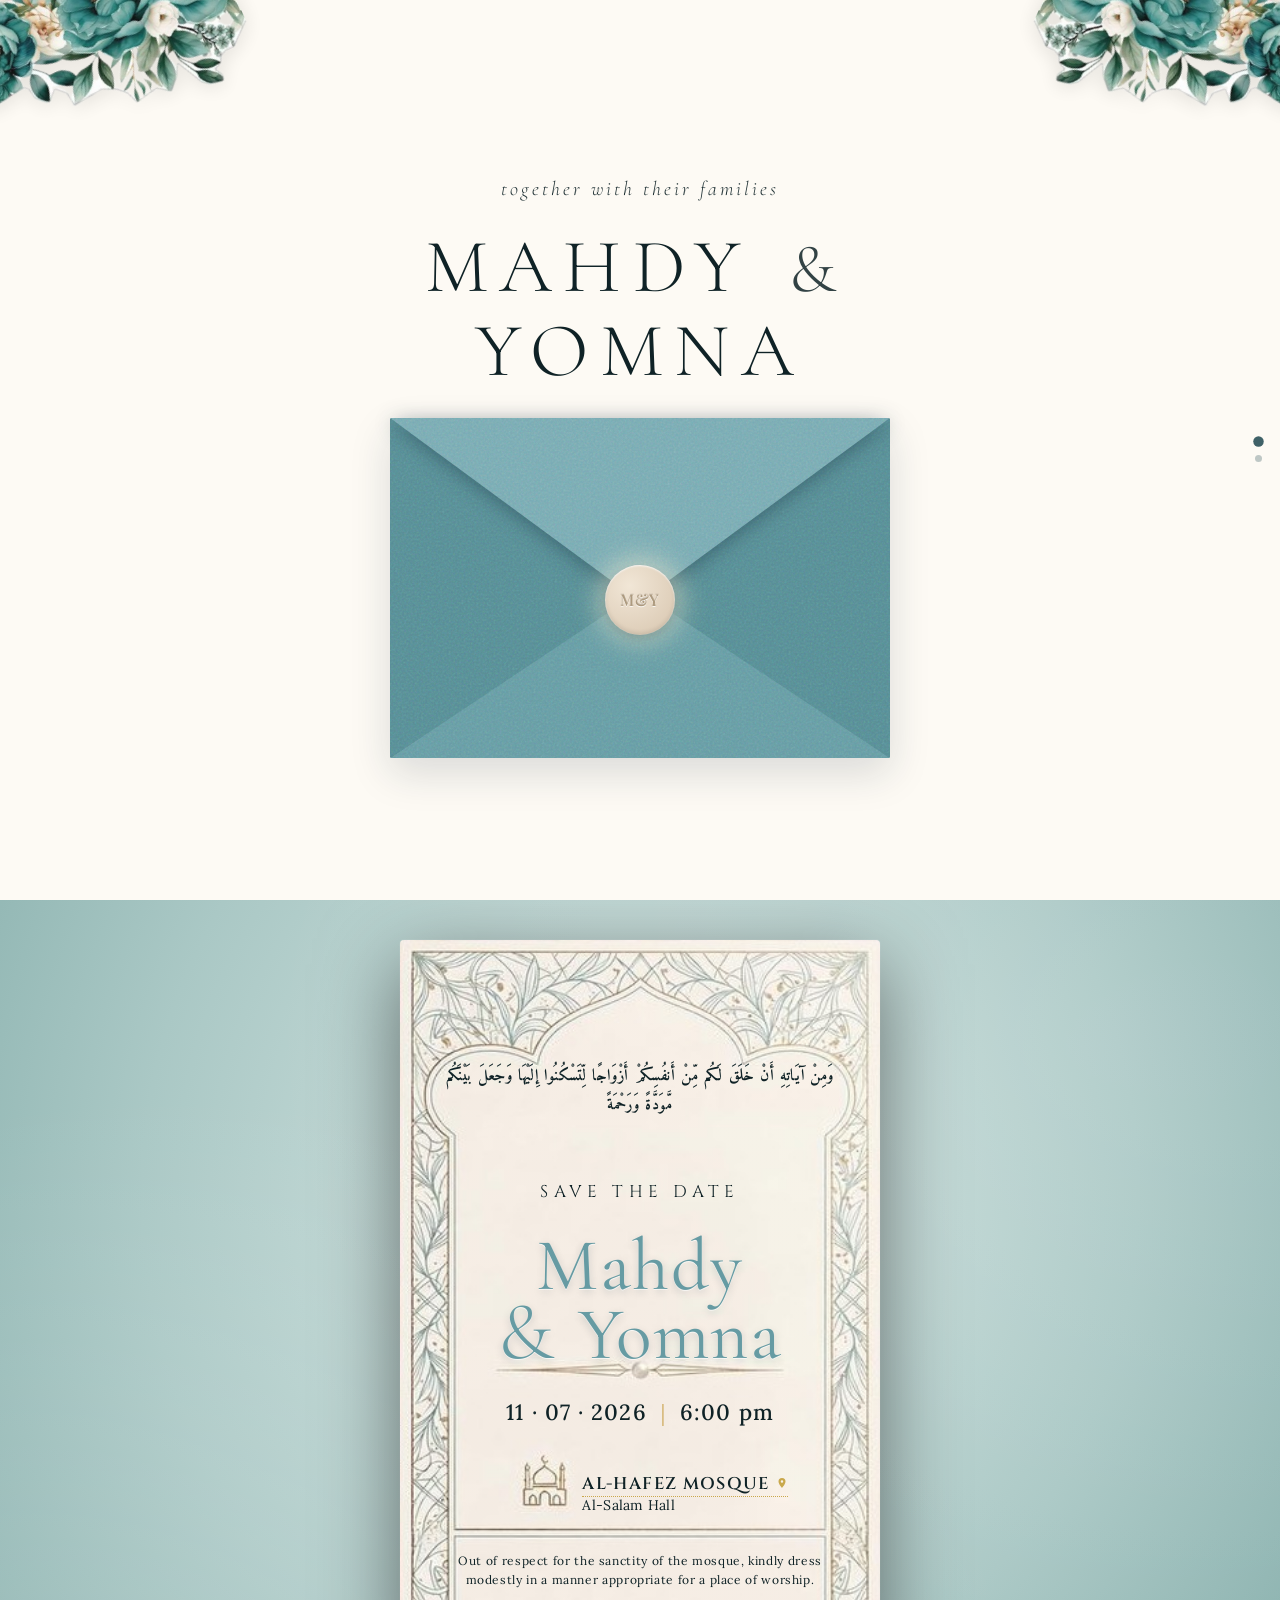
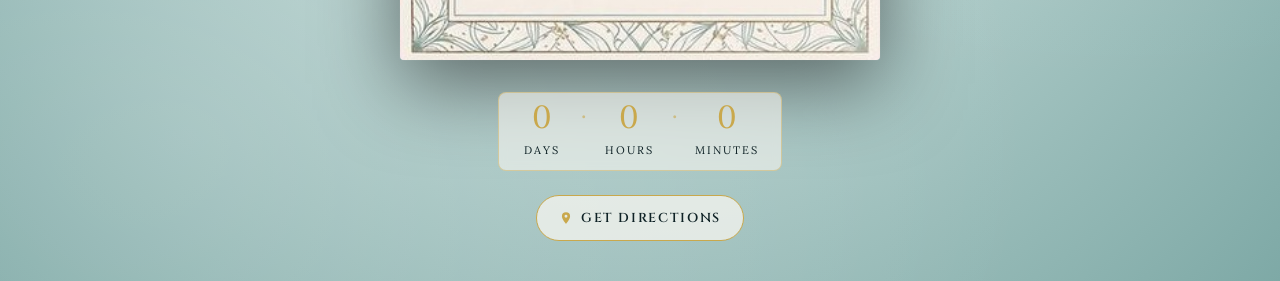
<file: index.html>
<!DOCTYPE html>
<html lang="en">
<head>
  <meta charset="UTF-8">
  <meta name="viewport" content="width=device-width, initial-scale=1.0">
  <title>Wedding Invitation</title>
</head>

<body>
  <script>
    window.location.href = "./en/index.html";
  </script>
</body>
</html>
</file>
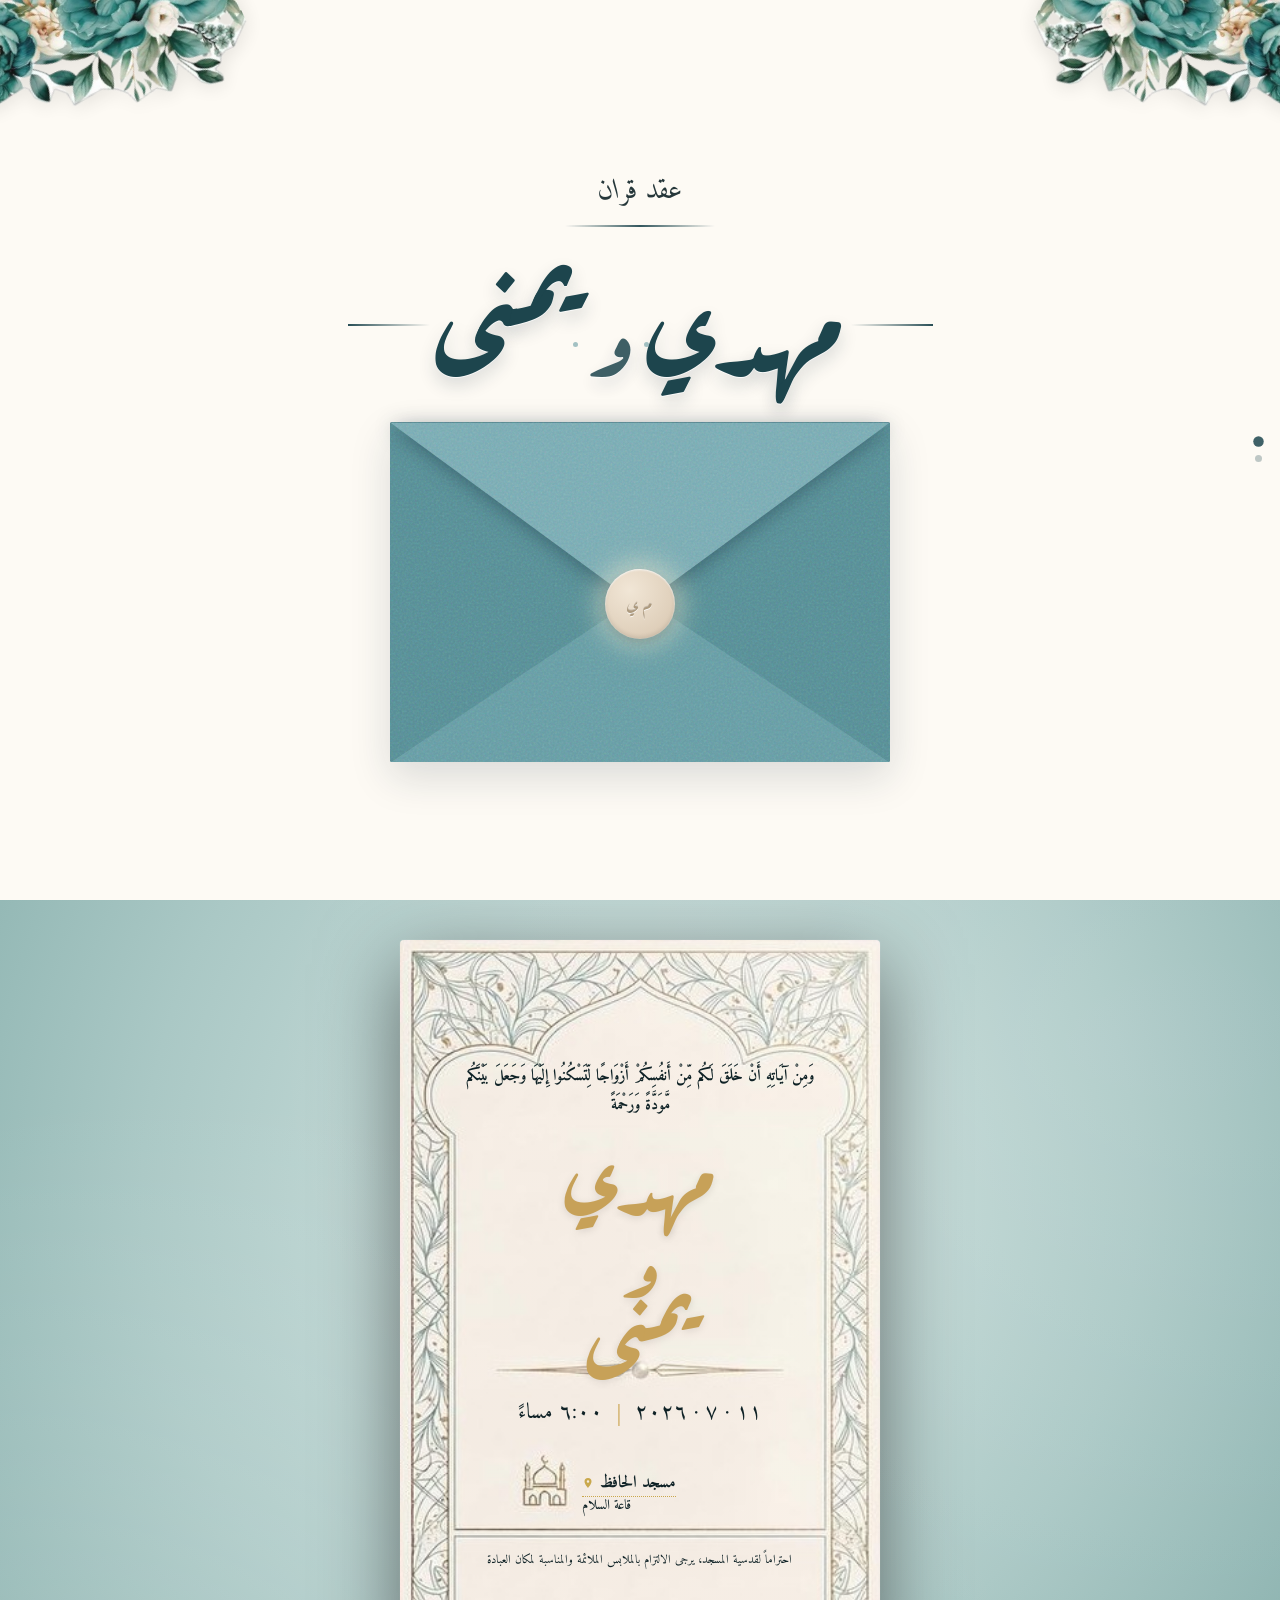
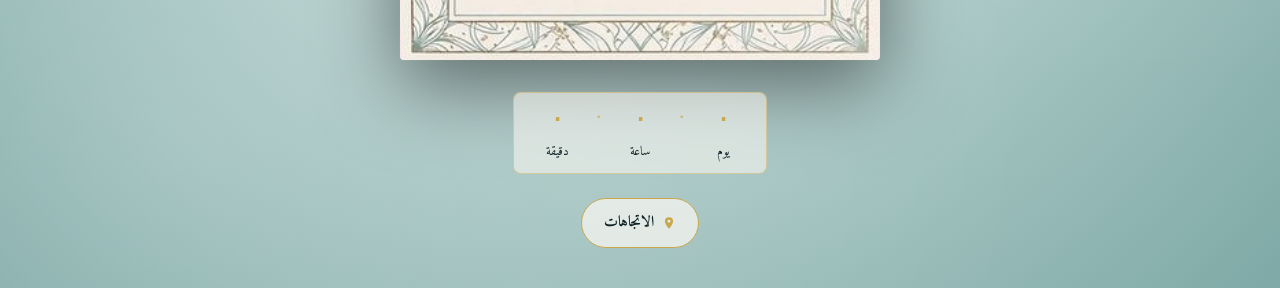
<file: ar/index.html>
<!DOCTYPE html>

<html lang="ar" dir="rtl">

<head>
  <meta charset="UTF-8">
  <meta name="viewport" content="width=device-width, initial-scale=1.0">
  <title>مهدي ويمنى -  </title>

  <!-- Updated fonts (minimal luxury + Arabic) -->

  <link
    href="https://fonts.googleapis.com/css2?family=Playfair+Display:ital,wght@0,400;0,500;1,400&family=Great+Vibes&family=Lora:ital,wght@0,400;1,400&family=Cinzel:wght@400;500&family=Amiri:wght@400;700&family=Aref+Ruqaa:wght@400;700&display=swap"
    rel="stylesheet">

  <link rel="stylesheet" href="../style.css">
</head>

<body>

  <!-- Nav dots -->

  <nav class="nav-dots" aria-label="التنقل بين الصفحات">
    <button class="nav-dot active" onclick="scrollToPage(0)" aria-label="الافتتاح"></button>
    <button class="nav-dot" onclick="scrollToPage(1)" aria-label="احفظوا التاريخ"></button>
  </nav>

  <!-- ============================================================
       PAGE 1 — ENTRANCE (envelope)
  ============================================================ -->

  <section class="page" id="page-entrance" onclick="toggleEnvelope()" aria-label="اضغط لفتح الدعوة">

    <!-- Floral Decor -->
    <img src="../assets/teal-flower-curtain.png" alt="زهور أعلى اليسار" class="floral-tl">
    <img src="../assets/teal-flower-curtain.png" alt="زهور أعلى اليمين" class="floral-tr">

    <!-- Header -->
    <div class="entrance-header">
      <p class="tagline">عقد قران</p>
     <h1>
  <span class="name-line">مهدي</span>
  <span class="name-line amp-serif">و</span>
  <span class="name-line">يمنى</span>
   </h1>
    </div>

    <!-- Envelope scene -->
    <div class="envelope-scene" id="envelopeScene">

      <div class="envelope-contents">

        <!-- POLAROID 1 -->
        <div class="photo photo-1">
          <div class="photo-inner">
            <!-- REPLACE "placeholder-1.jpg" WITH YOUR IMAGE FILENAME -->
            <img src="../assets/Children_kayoot.png?q=80&w=400&h=500&auto=format&fit=crop" alt="صورة العروسين 1">
          </div>
        </div>

        <!-- POLAROID 2 -->
        <div class="photo photo-2">
          <div class="photo-inner">
            <!-- REPLACE "placeholder-2.jpg" WITH YOUR IMAGE FILENAME -->
            <img src="../assets/khotoba.jpg?q=80&w=400&h=500&auto=format&fit=crop" alt="صورة العروسين 2">
          </div>
        </div>

        <!-- POLAROID 3 -->
        <div class="photo photo-3">
          <div class="photo-inner">
            <img src="../assets/Ew3a_eldebal.jpg" alt="صورة العروسين 3">
          </div>
        </div>

        <!-- Save the Date card (Or Main Photo) -->
        <div class="card-std">
          <div class="card-std-inner">
            <!-- You can leave the text, OR uncomment the image below to use a picture inside the main card! -->
            <!-- <img src="your-main-image.jpg" alt="main card photo" style="width: 100%; height: 100%; object-fit: cover; border-radius: 14px 2px 14px 2px; display: block;"> -->
            <p class="card-invite-text">
              ندعوكم لحضور حفل كَتْبِ كتابِ مهدي ويمنى.
             حضوركم ودعاؤكم يُسعدنا ويُشرّفنا.
            </p>
          </div>
        </div>

        <!-- Date -->
        <div class="card-date">
          <span>١١ &middot; ٧ &middot; ٢٠٢٦</span>
        </div>

      </div>

      <!-- Envelope -->
      <div class="envelope-body">
        <div class="envelope-flap"></div>
        <div class="wax-seal" style="font-family: 'Aref Ruqaa', 'Amiri', serif; font-size: 18px;">م ي</div>
      </div>

    </div>

    <div class="confetti-container" id="confettiContainer" aria-hidden="true"></div>

    <p class="click-label" id="clickLabel">اضغط للفتح</p>

    <div class="scroll-hint" id="scrollHint" style="display: none;">
      <svg width="24" height="44" viewBox="0 0 24 44" fill="none" stroke="#122a3e" stroke-width="1.2">
        <path d="M12 2v38M4 32l8 8 8-8" />
      </svg>
      
    </div>

  </section>

  <!-- ============================================================
       PAGE 2 — SAVE THE DATE
  ============================================================ -->

  <section class="page" id="page-save" aria-label="تفاصيل احفظوا التاريخ">

    <div class="std-card">
      <div class="aya"><span>وَمِنْ آيَاتِهِ أَنْ خَلَقَ لَكُم مِّنْ أَنفُسِكُمْ أَزْوَاجًا لِّتَسْكُنُوا إِلَيْهَا وَجَعَلَ بَيْنَكُم</span><br><span>مَّوَدَّةً وَرَحْمَةً</span></div>
     <h2 class="std-names">
  <span class="std-names-line">مهدي</span>

  <span class="std-names-line amp-ornate">و</span>

  <span class="std-names-line">يمنى</span>
</h2>
      <div class="std-datetime">
        <span class="std-date">١١ &middot; ٧ &middot; ٢٠٢٦</span>
        <span class="std-separator">|</span>
        <span class="std-time">٦:٠٠ مساءً</span>
      </div>
      <div class="venue-block">
        <a href="https://maps.app.goo.gl/ApADEErN73M9nTUc7" target="_blank" rel="noopener" class="mosque-title">
          مسجد الحافظ
          <svg class="pin-icon" viewBox="0 0 24 24" aria-hidden="true"><path d="M12 2a7 7 0 0 0-7 7c0 5 7 13 7 13s7-8 7-13a7 7 0 0 0-7-7zm0 9.5a2.5 2.5 0 1 1 0-5 2.5 2.5 0 0 1 0 5z" fill="currentColor"/></svg>
        </a>
        <span class="hall-name">قاعة السلام</span>
      </div>
      <p class="std-formal">
        احتراماً لقدسية المسجد، يرجى الالتزام بالملابس الملائمة والمناسبة لمكان العبادة
      </p>
     
    </div>

    <div class="wedding-extras">
      <div class="countdown" aria-live="polite" aria-label="الوقت المتبقي حتى الزفاف">
        <div class="cd-unit"><span class="cd-num" id="cd-days">--</span><span class="cd-label">يوم</span></div>
        <div class="cd-sep">·</div>
        <div class="cd-unit"><span class="cd-num" id="cd-hours">--</span><span class="cd-label">ساعة</span></div>
        <div class="cd-sep">·</div>
        <div class="cd-unit"><span class="cd-num" id="cd-minutes">--</span><span class="cd-label">دقيقة</span></div>
      </div>
      <a class="directions-btn" href="https://maps.app.goo.gl/ApADEErN73M9nTUc7" target="_blank" rel="noopener">
        <svg viewBox="0 0 24 24" aria-hidden="true"><path d="M12 2a7 7 0 0 0-7 7c0 5 7 13 7 13s7-8 7-13a7 7 0 0 0-7-7zm0 9.5a2.5 2.5 0 1 1 0-5 2.5 2.5 0 0 1 0 5z" fill="currentColor"/></svg>
        الاتجاهات
      </a>
    </div>

  </section>

  <audio id="bg-music" src="../zaghrota.mp3"></audio>

  <script src="../script.js"></script>
</body>

</html>
</file>
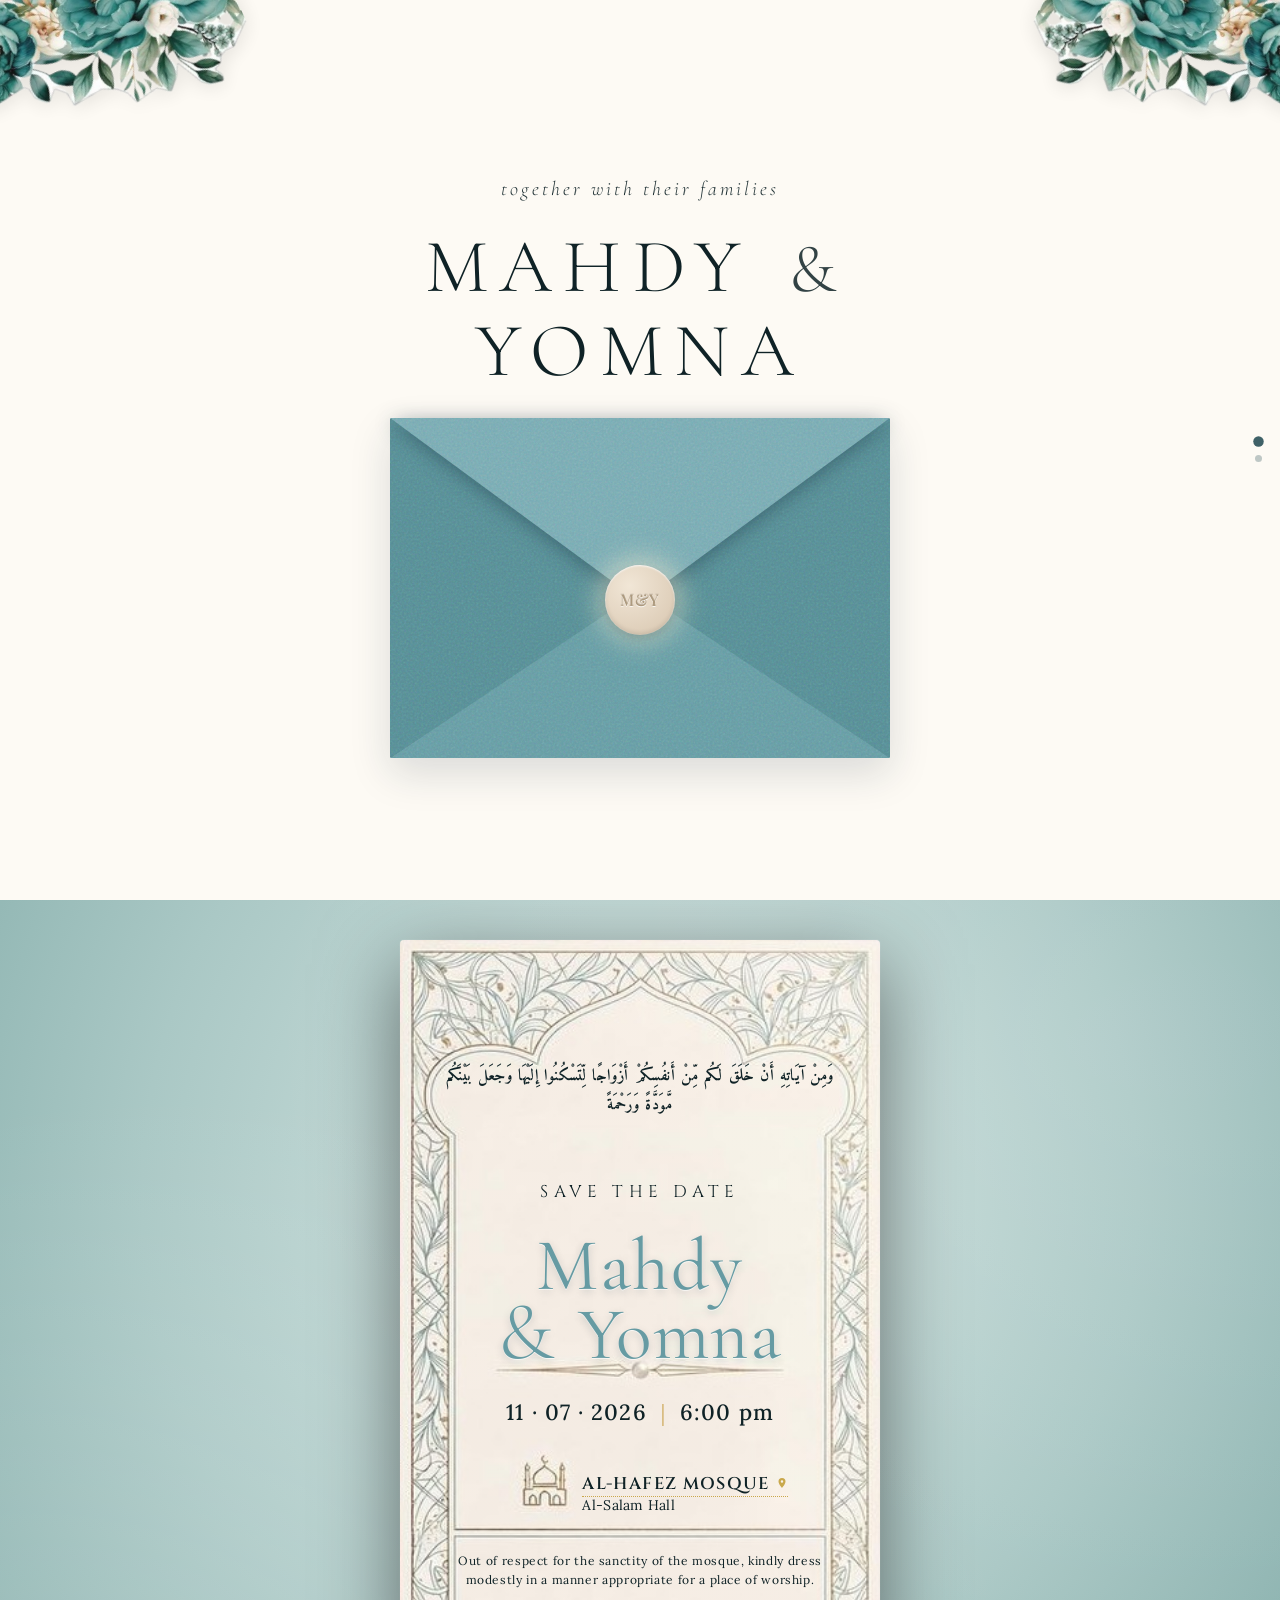
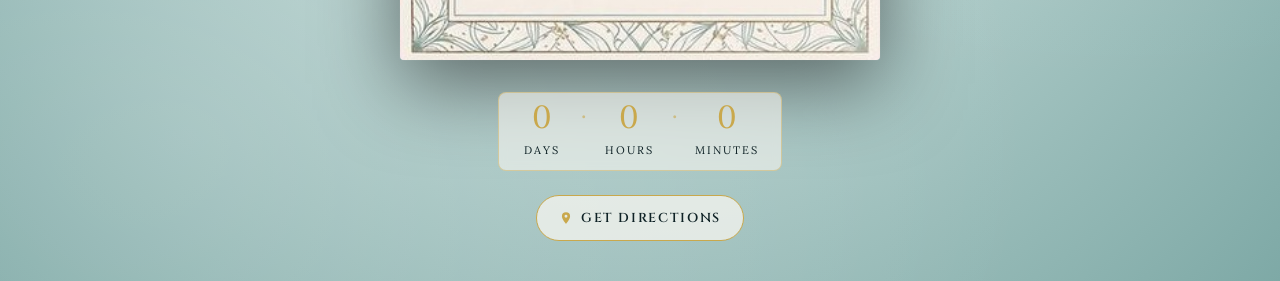
<file: en/index.html>
<!DOCTYPE html>

<html lang="en">

<head>
  <meta charset="UTF-8">
  <meta name="viewport" content="width=device-width, initial-scale=1.0">
  <title>Mahdy &amp; Yomna — Save the Date</title>

  <!-- Updated fonts (minimal luxury + Arabic) -->

  <link
    href="https://fonts.googleapis.com/css2?family=Playfair+Display:ital,wght@0,400;0,500;1,400&family=Great+Vibes&family=Lora:ital,wght@0,400;1,400&family=Cinzel:wght@400;500&family=Amiri:wght@400;700&display=swap"
    rel="stylesheet">

  <link rel="stylesheet" href="../style.css">
</head>

<body>

  <!-- Nav dots -->

  <nav class="nav-dots" aria-label="Page navigation">
    <button class="nav-dot active" onclick="scrollToPage(0)" aria-label="Entrance"></button>
    <button class="nav-dot" onclick="scrollToPage(1)" aria-label="Save the Date"></button>
  </nav>

  <!-- ============================================================
       PAGE 1 — ENTRANCE (envelope)
  ============================================================ -->

  <section class="page" id="page-entrance" onclick="toggleEnvelope()" aria-label="Click to open invitation">

    <!-- Floral Decor -->
    <img src="../assets/teal-flower-curtain.png" alt="Floral Top Left" class="floral-tl">
    <img src="../assets/teal-flower-curtain.png" alt="Floral Top Right" class="floral-tr">

    <!-- Header -->
    <div class="entrance-header">
      <p class="tagline">Together with their families</p>
      <h1>Mahdy <span class="amp-serif">&amp;</span><br>Yomna</h1>
    </div>

    <!-- Envelope scene -->
    <div class="envelope-scene" id="envelopeScene">

      <div class="envelope-contents">

        <!-- POLAROID 1 -->
        <div class="photo photo-1">
          <div class="photo-inner">
            <!-- REPLACE "placeholder-1.jpg" WITH YOUR IMAGE FILENAME -->
            <img src="../assets/Children_kayoot.png?q=80&w=400&h=500&auto=format&fit=crop" alt="couple photo 1">
          </div>
        </div>

        <!-- POLAROID 2 -->
        <div class="photo photo-2">
          <div class="photo-inner">
            <!-- REPLACE "placeholder-2.jpg" WITH YOUR IMAGE FILENAME -->
            <img src="../assets/khotoba.jpg?q=80&w=400&h=500&auto=format&fit=crop" alt="couple photo 2">
          </div>
        </div>

        <!-- POLAROID 3 -->
        <div class="photo photo-3">
          <div class="photo-inner">
            <img src="../assets/Ew3a_eldebal.jpg" alt="couple photo 3">
          </div>
        </div>

        <!-- Save the Date card (Or Main Photo) -->
        <div class="card-std">
          <div class="card-std-inner">
            <!-- You can leave the text, OR uncomment the image below to use a picture inside the main card! -->
            <!-- <img src="your-main-image.jpg" alt="main card photo" style="width: 100%; height: 100%; object-fit: cover; border-radius: 14px 2px 14px 2px; display: block;"> -->
            <p class="card-invite-text">
              You are invited to the Katb Ketab of Mahdy &amp; Yomna.
              We would be blessed to have your presence and prayers.
            </p>
          </div>
        </div>

        <!-- Date -->
        <div class="card-date">
          <span>11.07.2026</span>
        </div>

      </div>

      <!-- Envelope -->
      <div class="envelope-body">
        <div class="envelope-flap"></div>
        <div class="wax-seal">M&amp;Y</div>
      </div>

    </div>

    <div class="confetti-container" id="confettiContainer" aria-hidden="true"></div>

    <p class="click-label" id="clickLabel">Tap to open</p>

    <div class="scroll-hint" id="scrollHint" style="display: none;">
      <svg width="24" height="44" viewBox="0 0 24 44" fill="none" stroke="#122a3e" stroke-width="1.2">
        <path d="M12 2v38M4 32l8 8 8-8" />
      </svg>
      <span>SCROLL</span>
    </div>

  </section>

  <!-- ============================================================
       PAGE 2 — SAVE THE DATE
  ============================================================ -->

  <section class="page" id="page-save" aria-label="Save the Date details">

    <div class="std-card">
      <div class="aya"><span>وَمِنْ آيَاتِهِ أَنْ خَلَقَ لَكُم مِّنْ أَنفُسِكُمْ أَزْوَاجًا لِّتَسْكُنُوا إِلَيْهَا وَجَعَلَ بَيْنَكُم</span><br><span>مَّوَدَّةً وَرَحْمَةً</span></div>
      <p class="std-eyebrow">SAVE THE DATE</p>
      <h2 class="std-names">
        <span class="std-names-line">Mahdy</span>
        <span class="std-names-line"><span class="amp-ornate">&amp;</span> Yomna</span>
      </h2>
      <div class="std-datetime">
        <span class="std-date">11 &middot; 07 &middot; 2026</span>
        <span class="std-separator">|</span>
        <span class="std-time">6:00 pm</span>
      </div>
      <div class="venue-block">
        <a href="https://maps.app.goo.gl/ApADEErN73M9nTUc7" target="_blank" rel="noopener" class="mosque-title">
          AL-HAFEZ MOSQUE
          <svg class="pin-icon" viewBox="0 0 24 24" aria-hidden="true"><path d="M12 2a7 7 0 0 0-7 7c0 5 7 13 7 13s7-8 7-13a7 7 0 0 0-7-7zm0 9.5a2.5 2.5 0 1 1 0-5 2.5 2.5 0 0 1 0 5z" fill="currentColor"/></svg>
        </a>
        <span class="hall-name">Al-Salam Hall</span>
      </div>
      <p class="std-formal">
        Out of respect for the sanctity of the mosque, kindly dress modestly in a
        manner appropriate for a place of worship.
      </p>
    </div>

    <div class="wedding-extras">
      <div class="countdown" aria-live="polite" aria-label="Time until the wedding">
        <div class="cd-unit"><span class="cd-num" id="cd-days">--</span><span class="cd-label">Days</span></div>
        <div class="cd-sep">·</div>
        <div class="cd-unit"><span class="cd-num" id="cd-hours">--</span><span class="cd-label">Hours</span></div>
        <div class="cd-sep">·</div>
        <div class="cd-unit"><span class="cd-num" id="cd-minutes">--</span><span class="cd-label">Minutes</span></div>
      </div>
      <a class="directions-btn" href="https://maps.app.goo.gl/ApADEErN73M9nTUc7" target="_blank" rel="noopener">
        <svg viewBox="0 0 24 24" aria-hidden="true"><path d="M12 2a7 7 0 0 0-7 7c0 5 7 13 7 13s7-8 7-13a7 7 0 0 0-7-7zm0 9.5a2.5 2.5 0 1 1 0-5 2.5 2.5 0 0 1 0 5z" fill="currentColor"/></svg>
        Get Directions
      </a>
    </div>

  </section>

  <audio id="bg-music" src="../zaghrota.mp3"></audio>

  <script src="../script.js"></script>
</body>

</html>

<!--made with love from Basem to Mahdy <3 A5oya-->
</file>
<file: style.css>
/* ============================================================
   Mahdy & Yomna — Save the Date
   style.css  |  Teal & White Theme
============================================================ */

@import url('https://fonts.googleapis.com/css2?family=Playfair+Display:ital,wght@0,400;0,500;0,700;1,400;1,500&family=Cormorant+Garamond:ital,wght@0,300;0,400;0,500;1,300;1,400;1,500&family=Cinzel:wght@400;500;600&family=Jost:wght@200;300;400;500;600&display=swap');

*,
*::before,
*::after {
  box-sizing: border-box;
  margin: 0;
  padding: 0;
}

:root {
  --teal-primary: #669ba3;
  --teal-deep: #0f2226;
  --teal-mid: #1d454d;
  --teal-soft: #669ba3;
  --teal-pale: #d4e5e8;
  --teal-mist: #eef5f6;
  --teal-bg: #12363b;
  --env-body: #669ba3;
  --env-dark: #578c94;
  --env-light: #78aab2;
  --env-shadow: #427178;
  --olive: #b5a832;
  --red-accent: #c0392b;
  --gold: #c9a84c;
  --off-white: #f8fafa;
  --white: #ffffff;
  --text-body: #254044;
  --noise-tex: url("data:image/svg+xml,%3Csvg viewBox='0 0 200 200' xmlns='http://www.w3.org/2000/svg'%3E%3Cfilter id='n'%3E%3CfeTurbulence type='fractalNoise' baseFrequency='0.8' numOctaves='3' stitchTiles='stitch'/%3E%3C/filter%3E%3Crect width='100%25' height='100%25' filter='url(%23n)' opacity='0.25'/%3E%3C/svg%3E");
}

html {
  scroll-behavior: smooth;
  scroll-snap-type: y mandatory;
  -webkit-text-size-adjust: 100%;
  text-size-adjust: 100%;
}

body {
  font-family: 'Libre Baskerville', serif;
  letter-spacing: 0.04em;
  line-height: 1.7;
}

/* smoother luxury text rendering */


/* slightly more refined small text */
.std-eyebrow,
.std-location {
  letter-spacing: 0.35em;
}

/* improve readability */
.std-getting-married,
.std-time {
  font-size: clamp(17px, 3.8vw, 24px);
}

/* subtle elegance boost */
.std-names {
  font-family: 'Playfair Display', serif;
  font-style: italic;
  font-weight: 400;
  letter-spacing: 0.05em;
}

/* ============================================================
   SHARED
============================================================ */
.page {
  min-height: 100svh;
  display: flex;
  flex-direction: column;
  align-items: center;
  justify-content: center;
  scroll-snap-align: start;
  position: relative;
  padding: 40px 20px;
  overflow: hidden;
}

#page-save {
  overflow: hidden;
}

/* ============================================================
   PAGE 1 — ENTRANCE
============================================================ */
#page-entrance {
  background-color: #fdfaf4;
  cursor: pointer;
  overflow: hidden;
  position: relative;
}

.entrance-header {
  margin-top: clamp(30px, 6vw, 60px);
  padding: 0 20px;
  text-align: center;
  position: relative;
  z-index: 10;
  pointer-events: none;
  animation: fadeInDown 1.5s ease forwards;
  display: flex;
  flex-direction: column;
  align-items: center;
}

.floral-curtain-img {
  position: absolute;
  top: 0;
  left: 50%;
  transform: translateX(-50%);
  width: 100%;
  max-width: 900px;
  height: auto;
  opacity: 0.95;
  pointer-events: none;
  filter: drop-shadow(0 4px 10px rgba(0, 0, 0, 0.1));
  z-index: 5;
}

.floral-tl {
  position: absolute;
  top: -5%;
  left: -20%;
  width: 75%;
  max-width: 500px;
  height: auto;
  opacity: 0.95;
  pointer-events: none;
  filter: drop-shadow(0 4px 10px rgba(0, 0, 0, 0.1));
  z-index: 5;
  transform: rotate(-25deg);
}

.floral-tr {
  position: absolute;
  top: -5%;
  right: -20%;
  width: 75%;
  max-width: 500px;
  height: auto;
  opacity: 0.95;
  pointer-events: none;
  filter: drop-shadow(0 4px 10px rgba(0, 0, 0, 0.1));
  z-index: 5;
  transform: scaleX(-1) rotate(-25deg);
}

.entrance-header .tagline {
  font-family: 'Cormorant Garamond', serif;
  font-size: clamp(16px, 3.5vw, 20px);
  letter-spacing: 0.15em;
  color: var(--teal-deep);
  opacity: 0.9;
  margin-bottom: 20px;
  text-transform: lowercase;
  font-style: italic;
  font-weight: 300;
}

.entrance-header h1 {
  font-family: 'Cormorant Garamond', serif;
  font-style: normal;
  font-weight: 300;
  font-size: clamp(42px, 9vw, 76px);
  line-height: 1.1;
  letter-spacing: 0.15em;
  color: var(--teal-deep);
  text-transform: uppercase;
}

.entrance-header h1 .amp-serif {
  font-family: 'Cormorant Garamond', serif;
  font-style: normal;
  font-weight: 300;
  font-size: 0.9em;
  padding: 0 8px;
  opacity: 0.85;
}

html[lang="ar"] .entrance-header .tagline {
  font-family: 'Amiri', serif;
  font-size: clamp(20px, 4vw, 28px);
  letter-spacing: 0;
  margin-bottom: clamp(12px, 3vw, 20px);
  position: relative;
  text-transform: none;
}

html[lang="ar"] .entrance-header .tagline::after {
  content: "";
  display: block;
  width: clamp(92px, 22vw, 150px);
  height: 2px;
  margin: 10px auto 0;
  background: linear-gradient(90deg, transparent, var(--teal-mid), transparent);
  opacity: 1;
}

html[lang="ar"] .entrance-header h1,
html[lang="ar"] .entrance-header h1 .amp-serif {
  font-family: 'Aref Ruqaa', 'Amiri', serif;
  font-weight: 700;
  letter-spacing: 0;
  text-transform: none;
}

html[lang="ar"] .entrance-header h1 {
  font-size: clamp(68px, 12vw, 112px);
  line-height: 1.2;
  position: relative;
  padding: clamp(4px, 1vw, 8px) clamp(48px, 12vw, 88px);
  color: var(--teal-mid);
  text-shadow:
    0 1px 0 rgba(255, 255, 255, 0.8),
    0 8px 18px rgba(18, 42, 62, 0.16);
}

html[lang="ar"] .entrance-header h1::before,
html[lang="ar"] .entrance-header h1::after {
  content: "";
  position: absolute;
  top: 51%;
  width: clamp(46px, 11vw, 82px);
  height: 2px;
  background: linear-gradient(90deg, transparent, rgba(29, 69, 77, 0.95));
}

html[lang="ar"] .entrance-header h1::before {
  right: 0;
}

html[lang="ar"] .entrance-header h1::after {
  left: 0;
  transform: scaleX(-1);
}

html[lang="ar"] .entrance-header h1 .amp-serif {
  display: inline-block;
  font-size: 0.72em;
  color: var(--teal-mid);
  padding: 0;
  position: relative;
}

html[lang="ar"] .entrance-header h1 .amp-serif::before,
html[lang="ar"] .entrance-header h1 .amp-serif::after {
  content: "";
  position: absolute;
  top: 54%;
  width: 5px;
  height: 5px;
  border-radius: 50%;
  background: var(--teal-soft);
  opacity: 0.7;
}

html[lang="ar"] .entrance-header h1 .amp-serif::before {
  right: -18px;
}

html[lang="ar"] .entrance-header h1 .amp-serif::after {
  left: -18px;
}

html[lang="ar"] .std-names,
html[lang="ar"] .std-names .amp-ornate {
  font-family: 'Aref Ruqaa', 'Amiri', serif;
  font-style: normal;
  font-weight: 700;
  letter-spacing: 0;
  text-transform: none;
}

html[lang="ar"] body {
  letter-spacing: 0;
}

html[lang="ar"] .std-names {
  position: absolute;

  top: 27%;
  left: 50%;

  transform: translateX(-50%);

  width: 100%;

  text-align: center;

  font-family: 'Aref Ruqaa', serif;
  font-size: clamp(58px, 10vw, 86px);

  line-height: 0.95;

  color: #c7a158;

  text-shadow:
    0 2px 8px rgba(0,0,0,0.10);

  z-index: 2;
}

html[lang="ar"] .click-label {
  letter-spacing: 0;
  text-transform: none;
  font-family: 'Amiri', serif;
}

html[lang="ar"] .std-date,
html[lang="ar"] .std-time,
html[lang="ar"] .std-formal,
html[lang="ar"] .mosque-title,
html[lang="ar"] .hall-name {
  font-family: 'Amiri', serif;
  letter-spacing: 0;
}

html[lang="ar"] .std-eyebrow {
  font-family: 'Amiri', serif;
  letter-spacing: 0;
  font-size: clamp(13px, calc(var(--card-w) * 0.04), 19px);
  font-weight: 700;
}

html[lang="ar"] .std-names .amp-ornate {
  display: inline-block;
  font-size: 0.78em;
  color: inherit;
  padding: 0 0.18em;
  vertical-align: baseline;
}

/* ---- Envelope wrapper ---- */
.envelope-scene {
  position: relative;
  width: min(500px, 90vw);
  height: min(340px, 66vw);
  perspective: 1000px;
  z-index: 10;
  margin: 25px 0 30px 0;
}

.envelope-body {
  position: absolute;
  inset: 0;
  background: var(--noise-tex), var(--env-shadow);
  background-blend-mode: overlay, normal;
  border-radius: 2px;
  box-shadow: 0 15px 40px rgba(18, 42, 62, 0.15);
  z-index: 3;
}

.envelope-body::after {
  content: '';
  position: absolute;
  inset: 0;
  background: var(--noise-tex), var(--env-dark);
  background-blend-mode: overlay, normal;
  clip-path: polygon(0 0, 0 100%, 50% 51.5%, 0 0, 100% 0, 50% 51.5%, 100% 100%, 100% 0);
  z-index: 1;
  border-radius: 2px;
}

.envelope-body::before {
  content: '';
  position: absolute;
  inset: 0;
  background: var(--noise-tex), var(--env-body);
  background-blend-mode: overlay, normal;
  clip-path: polygon(0 100%, 100% 100%, 50% 51%);
  z-index: 2;
  filter: drop-shadow(0 -1px 1px rgba(255, 255, 255, 0.15));
}

.envelope-flap {
  position: absolute;
  inset: 0;
  transform-origin: top center;
  transform-style: preserve-3d;
  transition: transform 1s cubic-bezier(0.4, 0, 0.2, 1);
  z-index: 15;
  filter: drop-shadow(0 4px 10px rgba(16, 38, 56, 0.4));
}

.envelope-flap::before {
  content: '';
  position: absolute;
  inset: 0;
  background: var(--noise-tex), var(--env-light);
  background-blend-mode: overlay, normal;
  clip-path: polygon(0 0, 100% 0, 50% 54%);
  border-radius: 2px 2px 0 0;
  backface-visibility: hidden;
}

.envelope-flap::after {
  content: '';
  position: absolute;
  inset: 0;
  background: var(--noise-tex), var(--env-light);
  background-blend-mode: overlay, normal;
  clip-path: polygon(0 0, 100% 0, 50% 54%);
  border-radius: 2px 2px 0 0;
  transform: rotateY(180deg);
  backface-visibility: hidden;
}

.wax-seal {
  position: absolute;
  width: 70px;
  height: 70px;
  background: radial-gradient(circle at 35% 30%, #f1e6d6, #d7c5ae);
  border-radius: 50%;
  left: 50%;
  top: 53.5%;
  transform: translate(-50%, -50%);
  z-index: 16;
  box-shadow:
    0 4px 10px rgba(0, 0, 0, 0.15),
    0 0 28px 6px rgba(255, 240, 210, 0.55),
    inset 0 1px 2px rgba(255, 255, 255, 0.8),
    inset 0 -2px 4px rgba(0, 0, 0, 0.1);
  display: flex;
  align-items: center;
  justify-content: center;
  font-family: 'Playfair Display', serif;
  font-size: 16px;
  color: #ad9a7e;
  font-weight: 500;
  transition: opacity 0.5s ease, transform 0.5s ease;
  letter-spacing: 0.05em;
  text-shadow: 0 -1px 0 rgba(0, 0, 0, 0.15), 0 1px 0 rgba(255, 255, 255, 0.8);
}

.envelope-contents {
  position: absolute;
  width: 100%;
  bottom: 55%;
  left: 0;
  z-index: 20;
  pointer-events: none;
  overflow: visible;
}

/* ---- Save the Date card ---- */
.card-std {
  position: absolute;
  width: 52%;
  aspect-ratio: 5 / 4;
  background: #fdfaf4;
  border-radius: 2px;
  display: flex;
  align-items: center;
  justify-content: center;
  left: 24%;
  bottom: 0;
  transform: translateY(120%) rotate(-6deg);
  opacity: 0;
  transition:
    transform 0.8s cubic-bezier(0.34, 1.45, 0.64, 1) 0.2s,
    opacity 0.4s ease 0.2s;
  box-shadow: 0 8px 24px rgba(16, 38, 56, 0.2);
  z-index: 1;
}

.card-std-inner {
  border: 1px solid #d1bd9f;
  margin: 10px;
  width: calc(100% - 20px);
  height: calc(100% - 20px);
  border-radius: 2px;
  display: flex;
  align-items: center;
  justify-content: center;
  text-align: center;
  background: transparent;
}

.card-std h2 {
  font-family: 'Playfair Display', serif;
  font-size: clamp(14px, 3.5vw, 18px);
  font-weight: 600;
  letter-spacing: 0.2em;
  color: #0c1c2a;
  line-height: 1.7;
}

.card-invite-text {
  font-family: 'Playfair Display', serif;
  font-style: italic;
  font-size: clamp(9.5px, 2.25vw, 13px);
  font-weight: 400;
  letter-spacing: 0.02em;
  line-height: 1.35;
  color: #0c1c2a;
  max-width: 90%;
}

html[lang="en"] .card-invite-text {
  transform: translateY(clamp(12px, 3vw, 20px));
}

/* ---- Elegant Date Tag ---- */
.card-date {
  position: absolute;
  width: auto;
  padding: 7px 14px 5px;
  background: #fdfaf4;
  border-radius: 2px;
  right: 8%;
  bottom: 0;
  transform: translateY(120%) rotate(14deg);
  opacity: 0;
  transition:
    transform 0.8s cubic-bezier(0.34, 1.45, 0.64, 1) 0.35s,
    opacity 0.4s ease 0.35s;
  display: flex;
  align-items: center;
  justify-content: center;
  box-shadow: 0 4px 12px rgba(18, 42, 62, 0.15);
  border: 1px solid #d1bd9f;
  z-index: 2;
}

.card-date span {
  font-family: 'Jost', sans-serif;
  font-size: clamp(10px, 2.5vw, 13px);
  font-weight: 600;
  color: #122a3e;
  letter-spacing: 0.12em;
  white-space: nowrap;
}

/* ---- Polaroids ---- */
.photo {
  position: absolute;
  background: white;
  padding: 5px 5px 20px;
  box-shadow: 0 6px 22px rgba(18, 42, 62, 0.18);
  opacity: 0;
  transition-property: transform, opacity;
  transition-timing-function: cubic-bezier(0.34, 1.45, 0.64, 1);
  z-index: 5;
  /* Ensure photos pop over the main card */
}

.photo-inner {
  width: 100%;
  height: calc(100% - 22px);
  overflow: hidden;
  display: flex;
  align-items: center;
  justify-content: center;
  background: #c2bdb7;
  font-family: 'Jost', sans-serif;
  font-size: 8px;
  color: #999;
  letter-spacing: 0.06em;
  text-align: center;
  font-weight: 300;
}

.photo-inner img {
  width: 100%;
  height: 100%;
  object-fit: cover;
  display: block;
}

.photo-1 {
  width: clamp(115px, 32vw, 170px);
  height: clamp(138px, 38vw, 204px);
  bottom: 10px;
  left: 8%;
  transform: translateY(120%) rotate(-10deg);
  transition-duration: 0.8s;
  transition-delay: 0.48s;
}

.photo-2 {
  width: clamp(120px, 34vw, 180px);
  height: clamp(144px, 40vw, 216px);
  bottom: 20px;
  right: 8%;
  left: auto;
  transform: translateY(120%) rotate(5deg);
  transition-duration: 0.8s;
  transition-delay: 0.60s;
}

.photo-3 {
  width: clamp(105px, 30vw, 160px);
  height: clamp(126px, 36vw, 192px);
  bottom: 10px;
  left: 30%;
  transform: translateY(120%) rotate(2deg);
  transition-duration: 0.8s;
  transition-delay: 0.52s;
  z-index: 6;
  /* Pops perfectly in front of the bottom center of the main card */
}

/* ---- Botanicals (SVG-based) ---- */
.botanical {
  position: absolute;
  opacity: 0;
  user-select: none;
  pointer-events: none;
  line-height: 1;
  transition-property: opacity, transform;
  transition-timing-function: cubic-bezier(0.34, 1.3, 0.64, 1);
}

.botanical svg {
  display: block;
}

.bot-eucalyptus {
  top: -110px;
  right: -14px;
  width: clamp(36px, 9vw, 52px);
  transform: translateY(20px) rotate(20deg);
  transition-duration: 0.7s;
  transition-delay: 0.65s;
}

.bot-rose {
  top: -72px;
  left: 2%;
  width: clamp(28px, 7vw, 42px);
  transform: translateY(20px) rotate(-14deg);
  transition-duration: 0.7s;
  transition-delay: 0.72s;
}

.bot-leaf {
  top: -28px;
  left: 40%;
  width: clamp(14px, 3.5vw, 20px);
  transform: translateY(16px) rotate(-20deg);
  transition-duration: 0.6s;
  transition-delay: 0.85s;
}

.bot-daisies {
  top: 8px;
  left: -5%;
  width: clamp(120px, 32vw, 180px);
  transform: translateY(12px);
  transition-duration: 0.7s;
  transition-delay: 0.78s;
}

.bot-chamomile {
  top: 4px;
  right: -3%;
  width: clamp(80px, 22vw, 120px);
  transform: translateY(12px) rotate(8deg);
  transition-duration: 0.65s;
  transition-delay: 0.88s;
}

/* ============================================================
   OPENED STATE
============================================================ */
.envelope-scene.opened .envelope-flap {
  transform: rotateX(-180deg);
}

.envelope-scene.opened .wax-seal {
  opacity: 0;
  transform: translate(-50%, -50%) scale(0.7);
}

.envelope-scene.opened .card-std {
  transform: translateY(-42%) rotate(-2deg);
  opacity: 1;
}

.envelope-scene.opened .card-date {
  transform: translate(20%, -30%) rotate(10deg);
  opacity: 1;
}

.envelope-scene.opened .photo-1 {
  transform: translate(-45%, -95%) rotate(-18deg);
  /* Fan out harder left */
  opacity: 1;
}

.envelope-scene.opened .photo-2 {
  transform: translate(45%, -85%) rotate(12deg);
  /* Fan out harder right */
  opacity: 1;
}

.envelope-scene.opened .photo-3 {
  transform: translate(-10%, 68%) rotate(-6deg);
  opacity: 1;
}

.envelope-scene.opened .botanical {
  opacity: 1;
}

.envelope-scene.opened .bot-eucalyptus {
  transform: translateY(0) rotate(20deg);
}

.envelope-scene.opened .bot-rose {
  transform: translateY(0) rotate(-14deg);
}

.envelope-scene.opened .bot-leaf {
  transform: translateY(0) rotate(-20deg);
}

.envelope-scene.opened .bot-daisies {
  transform: translateY(0);
}

.envelope-scene.opened .bot-chamomile {
  transform: translateY(0) rotate(8deg);
}

/* Click label — sits above the scroll hint, no overlap */
.click-label {
  position: absolute;
  bottom: calc(5vh + 130px);
  /* sits above the scroll hint */
  left: 50%;
  transform: translateX(-50%);
  white-space: nowrap;
  z-index: 1000;
  font-family: 'Jost', sans-serif;
  font-weight: 500;
  font-size: clamp(14px, 3.5vw, 18px);
  letter-spacing: 0.08em;
  color: #122a3e;
  opacity: 1;
  z-index: 2;
  transition: opacity 0.4s, visibility 0.4s;
  text-transform: uppercase;
  margin-top: 0;
  /* remove old margin-top */
}

.click-label.hidden {
  opacity: 0 !important;
  visibility: hidden;
}

/* Scroll hint */
.scroll-hint {
  position: absolute;
  bottom: 5vh;
  left: 50%;
  transform: translateX(-50%);
  display: flex;
  flex-direction: column;
  align-items: center;
  gap: 8px;
  opacity: 1;
  animation: bounceHint 2.5s ease-in-out infinite;
  z-index: 2;
}

.scroll-hint span {
  font-family: 'Jost', sans-serif;
  font-weight: 600;
  font-size: clamp(15px, 4vw, 18px);
  letter-spacing: 0.1em;
  color: var(--teal-deep);
}

.scroll-hint svg {
  width: 32px;
  height: 56px;
  stroke-width: 1.8px;
}

@keyframes bounceHint {

  0%,
  100% {
    transform: translateX(-50%) translateY(0);
  }

  50% {
    transform: translateX(-50%) translateY(5px);
  }
}

/* ============================================================
   PAGE 2 — SAVE THE DATE
============================================================ */
#page-save {
  background:
    radial-gradient(ellipse at 50% 30%, #d6e6e3 0%, #aac8c5 55%, #7ea9a6 100%);
  text-align: center;
  overflow: hidden;
  gap: 0;
}

#page-save::before {
  content: '';
  position: absolute;
  inset: 0;
  background:
    radial-gradient(ellipse at 15% 85%, rgba(255, 255, 255, 0.18) 0%, transparent 55%),
    radial-gradient(ellipse at 85% 15%, rgba(255, 255, 255, 0.12) 0%, transparent 55%);
  pointer-events: none;
}

.aya {
  position: absolute;
  top: 17%;
  left: 0;
  right: 0;
  width: 86%;
  margin-left: auto;
  margin-right: auto;
  font-family: 'Amiri', serif;
  font-size: clamp(10px, calc(var(--card-w) * 0.034), 16px);
  font-weight: 600;
  color: var(--teal-deep);
  direction: rtl;
  unicode-bidi: isolate;
  text-align: center;
  line-height: 1.8;
  z-index: 2;
}

/* ============================================================
   SAVE THE DATE CARD
============================================================ */

.std-card {
  --card-w: min(480px, 88vw);

  position: relative;
  z-index: 1;

  overflow: hidden;

  /* Fade background by 10% using a semi-transparent overlay */
  background: linear-gradient(rgba(253, 250, 244, 0.1), rgba(253, 250, 244, 0.1)), url('assets/Wedding-inv2.jpg') center/100% 100% no-repeat;
  border-radius: 4px;

  padding: 0;

  max-width: var(--card-w);
  width: 100%;
  height: calc(var(--card-w) * 1.5);

  box-shadow:
    0 24px 80px rgba(0, 0, 0, 0.5),
    0 0 0 1px rgba(255, 255, 255, 0.08);
}

.std-card>* {
  position: relative;
  z-index: 2;
}

.std-card::before {
  content: '';
  position: absolute;
  top: 14px;
  left: 14px;
  right: 14px;
  bottom: 14px;
  /* border: 1px solid var(--gold); */
  opacity: 0.6;
  pointer-events: none;
  z-index: 10;
}

.std-rule {
  width: 80px;
  height: 2px;
  background: var(--gold);
  opacity: 0.8;
  margin: 12px auto;
}

.std-rule.wide {
  width: 100px;
  margin: 20px auto;
}

.std-floral {
  display: flex;
  align-items: center;
  justify-content: center;
  opacity: 0.85;
  user-select: none;
  margin: 4px 0;
}

.monogram {
  width: 52px;
  height: 52px;
  border-radius: 50%;
  border: 1.5px solid var(--teal-mid);
  display: flex;
  align-items: center;
  justify-content: center;
  font-family: 'Cinzel', serif;
  font-size: 12px;
  color: var(--teal-mid);
  letter-spacing: 0.04em;
  margin-bottom: 20px;
}

.std-eyebrow {
  position: absolute;
  top: 33%;
  left: 0;
  width: 100%;
  text-align: center;
  font-family: 'Cinzel', serif;
  font-size: clamp(11px, calc(var(--card-w) * 0.036), 17px);
  letter-spacing: 0.32em;
  color: var(--teal-deep);
  text-transform: uppercase;
  margin: 0;
  z-index: 2;
}

.std-names {
  position: absolute;
  top: 41%;
  left: 0;
  width: 100%;
  text-align: center;
  font-family: 'Great Vibes', cursive;
  font-style: normal;
  font-size: clamp(38px, calc(var(--card-w) * 0.154), 74px);
  font-weight: 400;
  text-transform: none;
  letter-spacing: 0.02em;
  color: #c9a157;
  text-shadow:
    0 1px 0 rgba(255, 240, 200, 0.55),
    1px 1px 0 #8a6a2b,
    2px 3px 5px rgba(0, 0, 0, 0.28);
  line-height: 0.85;
  margin: 0;
  z-index: 2;
}

.std-names-line,
.std-event-line {
  display: block;
}


.std-names-line {
  white-space: nowrap;
}

.std-event-line {
  font-size: 0.82em;
  margin-top: 4px;
}

.std-names .amp-ornate {
  font-family: 'Cormorant Garamond', serif;
  font-size: 1.1em;
  font-style: normal;
  font-weight: 300;
  color: inherit;
  padding: 0 4px 0 0;
}

html[lang="en"] .std-names {
  font-family: 'Cormorant Garamond', serif;
  color: var(--teal-primary);
  text-shadow:
    0 1px 0 rgba(255, 255, 255, 0.65),
    0 3px 8px rgba(18, 42, 62, 0.18);
}

.std-getting-married {
  font-family: 'Cormorant Garamond', serif;
  font-style: italic;
  font-size: clamp(16px, 3.8vw, 24px);
  font-weight: 300;
  color: var(--teal-mid);
  text-transform: lowercase;
  letter-spacing: 0.08em;
  margin-top: 5px;
}

.std-details {
  position: absolute;
  top: 0;
  left: 0;
  width: 100%;
  height: 100%;
  display: block;
  margin: 0;
  z-index: 1;
}

.watermark {
  position: absolute;
  top: 50%;
  left: 50%;
  transform: translate(-50%, -50%);
  font-family: 'Cinzel', serif;
  font-size: clamp(70px, 22vw, 140px);
  color: var(--teal-mid);
  opacity: 0.1;
  z-index: -1;
  pointer-events: none;
  white-space: nowrap;
}

.venue-block {
  position: absolute;
  top: 74%;
  left: 38%;
  display: flex;
  flex-direction: column;
  align-items: flex-start;
  line-height: 1.25;
  z-index: 2;
}

.mosque-title {
  display: inline-flex;
  align-items: center;
  gap: 6px;
  font-family: 'Cinzel', serif;
  font-size: clamp(11px, calc(var(--card-w) * 0.036), 17px);
  font-weight: 600;
  color: var(--teal-deep);
  text-decoration: none;
  letter-spacing: 0.08em;
  white-space: nowrap;
  border-bottom: 1px dotted var(--gold);
  padding-bottom: 2px;
  cursor: pointer;
  transition: color .25s ease, border-color .25s ease, transform .15s ease;
}
.mosque-title:hover,
.mosque-title:focus-visible {
  color: var(--gold);
  border-bottom-color: var(--teal-deep);
}
.mosque-title:active { transform: translateY(1px); }

.pin-icon {
  width: 12px;
  height: 12px;
  flex-shrink: 0;
  color: var(--gold);
}

.hall-name {
  font-family: 'Lora', serif;
  font-size: clamp(10px, calc(var(--card-w) * 0.03), 14px);
  color: var(--teal-deep);
  margin: 0;
  letter-spacing: 0.02em;
}

html[lang="ar"] .venue-block {
  align-items: flex-end;
  text-align: right;
  left: 38%;
  right: auto;
}

.std-date {
  font-family: 'Lora', serif;
  font-size: inherit;
  font-weight: 500;
  letter-spacing: 0.05em;
  color: var(--teal-deep);
}

.std-time {
  font-family: 'Lora', serif;
  font-size: inherit;
  font-weight: 500;
  letter-spacing: 0.05em;
  color: var(--teal-deep);
}

.std-datetime {
  position: absolute;
  top: 63%;
  left: 0;
  width: 100%;
  display: flex;
  align-items: center;
  justify-content: center;
  gap: 14px;
  font-size: clamp(14px, calc(var(--card-w) * 0.046), 22px);
  margin: 0;
  z-index: 2;
}

.std-separator {
  color: #cda858;
  font-weight: 300;
  font-size: 1.1em;
  margin-top: -2px;
}

.std-formal {
  position: absolute;
  top: 85%;
  left: 50%;
  transform: translateX(-50%);
  width: 76%;
  text-align: center;
  font-family: 'Lora', serif;
  font-weight: 400;
  font-size: clamp(8px, calc(var(--card-w) * 0.025), 12px);
  color: var(--teal-deep);
  line-height: 1.55;
  margin: 0;
  padding: 0;
  background: transparent;
  border: none;
  z-index: 2;
}


/* ============================================================
   NAV DOTS
============================================================ */
.nav-dots {
  position: fixed;
  right: 18px;
  top: 50%;
  transform: translateY(-50%);
  display: flex;
  flex-direction: column;
  gap: 10px;
  z-index: 200;
}

.nav-dot {
  width: 7px;
  height: 7px;
  border-radius: 50%;
  background: var(--teal-mid);
  opacity: 0.28;
  cursor: pointer;
  transition: opacity 0.3s, transform 0.3s;
  border: none;
  padding: 0;
}

.nav-dot.active {
  opacity: 0.85;
  transform: scale(1.5);
}

/* ============================================================
   RESPONSIVE
============================================================ */
@media (max-width: 480px) {
  .envelope-scene.opened .card-std {
    transform: translateY(-36%) rotate(-2deg);
  }

  .envelope-scene.opened .card-date {
    transform: translate(15%, -20%) rotate(10deg);
  }

  .envelope-scene.opened .photo-1 {
    transform: translate(-30%, -85%) rotate(-16deg);
  }

  .envelope-scene.opened .photo-2 {
    transform: translate(30%, -75%) rotate(10deg);
  }

  .envelope-scene.opened .photo-3 {
    transform: translate(-10%, 62%) rotate(-4deg);
  }

  /* Sit nicely below text */

  .std-card {
    padding: 32px 24px;
  }
}

@media (min-width: 768px) {
  .envelope-scene.opened .card-std {
    transform: translateY(-46%) rotate(-2deg);
  }

  .envelope-scene.opened .card-date {
    transform: translate(35%, -35%) rotate(10deg);
  }

  .envelope-scene.opened .photo-1 {
    transform: translate(-65%, -105%) rotate(-18deg);
  }

  .envelope-scene.opened .photo-2 {
    transform: translate(60%, -100%) rotate(12deg);
  }

  .envelope-scene.opened .photo-3 {
    transform: translate(-5%, 72%) rotate(-6deg);
  }
}

.std-location a {
  color: inherit;
  text-decoration: none;
  border-bottom: 1px solid rgba(26, 74, 74, 0.25);
  padding-bottom: 2px;
  transition: all 0.3s ease;
}

.std-location a:hover {
  color: var(--teal-soft);
  border-bottom-color: var(--teal-soft);
}

.location-wrapper {
  display: inline-flex;
  align-items: center;
  /* THIS is the key fix */
  gap: 8px;
}

.location-icon {
  width: 14px;
  height: 14px;
  opacity: 0.7;

  /* FIX vertical misalignment */
  transform: translateY(-2px);
}

/* ============================================================
   ENVELOPE-OPEN CONFETTI (petals + gold sparkles)
============================================================ */
.confetti-container {
  position: fixed;
  inset: 0;
  pointer-events: none;
  overflow: hidden;
  z-index: 100;
}

.petal,
.sparkle {
  position: absolute;
  top: -30px;
  will-change: transform, opacity;
  animation-timing-function: linear;
  animation-fill-mode: forwards;
  opacity: 0;
}

.petal {
  width: 14px;
  height: 18px;
  border-radius: 60% 60% 50% 50% / 70% 70% 40% 40%;
  background: radial-gradient(circle at 35% 30%, #ffe5d8, #f7c5a8 70%, #d99c80);
  box-shadow: inset -1px -2px 3px rgba(120, 60, 40, 0.18);
}

.sparkle {
  width: 8px;
  height: 8px;
  background: radial-gradient(circle, #ffe9a8 0%, #e7c25a 60%, transparent 75%);
  border-radius: 50%;
  box-shadow: 0 0 6px 1px rgba(231, 194, 90, 0.55);
}

@keyframes confetti-fall {
  0%   { transform: translate3d(0, 0, 0) rotate(0deg); opacity: 0; }
  10%  { opacity: 1; }
  90%  { opacity: 1; }
  100% { transform: translate3d(var(--drift, 40px), 110vh, 0) rotate(var(--spin, 540deg)); opacity: 0; }
}

@media (prefers-reduced-motion: reduce) {
  .petal,
  .sparkle { display: none; }
}

/* ============================================================
   PAGE 2 EXTRAS — COUNTDOWN + DIRECTIONS BUTTON
============================================================ */
.wedding-extras {
  margin-top: clamp(20px, 4vw, 32px);
  display: flex;
  flex-direction: column;
  align-items: center;
  gap: clamp(16px, 3vw, 24px);
  z-index: 2;
}

.countdown {
  display: inline-flex;
  align-items: flex-start;
  gap: clamp(10px, 2.5vw, 18px);
  padding: 10px 22px;
  background: rgba(253, 250, 244, 0.55);
  border: 1px solid rgba(201, 168, 76, 0.45);
  border-radius: 8px;
  backdrop-filter: blur(4px);
  -webkit-backdrop-filter: blur(4px);
}
.cd-unit  { display: flex; flex-direction: column; align-items: center; min-width: 42px; }
.cd-num   { font-family: 'Cinzel', serif; font-size: clamp(22px, 5.5vw, 32px); font-weight: 500; color: var(--gold); line-height: 1; }
.cd-label { font-family: 'Lora',   serif; font-size: clamp(9px,  2.1vw, 11px); letter-spacing: 0.18em; text-transform: uppercase; color: var(--teal-deep); margin-top: 6px; }
.cd-sep   { font-family: 'Cinzel', serif; font-size: clamp(22px, 5.5vw, 32px); color: var(--gold); opacity: 0.6; line-height: 1; }

.directions-btn {
  display: inline-flex;
  align-items: center;
  gap: 8px;
  padding: 11px 22px;
  border: 1.5px solid var(--gold);
  border-radius: 999px;
  background: rgba(253, 250, 244, 0.7);
  color: var(--teal-deep);
  font-family: 'Cinzel', serif;
  font-size: clamp(11px, 2.6vw, 13px);
  font-weight: 600;
  letter-spacing: 0.14em;
  text-transform: uppercase;
  text-decoration: none;
  transition: background .25s ease, color .25s ease, transform .15s ease;
}
.directions-btn svg { width: 14px; height: 14px; color: var(--gold); transition: color .25s ease; }
.directions-btn:hover,
.directions-btn:focus-visible { background: var(--gold); color: #fdfaf4; }
.directions-btn:hover svg,
.directions-btn:focus-visible svg { color: #fdfaf4; }
.directions-btn:active { transform: translateY(1px); }

html[lang="ar"] .cd-label       { letter-spacing: 0; text-transform: none; font-family: 'Amiri', serif; font-size: clamp(11px, 2.4vw, 13px); }
html[lang="ar"] .directions-btn { font-family: 'Amiri', serif; letter-spacing: 0; text-transform: none; font-size: clamp(13px, 3vw, 15px); }

/* Trigger Vercel redeploy */
</file>
